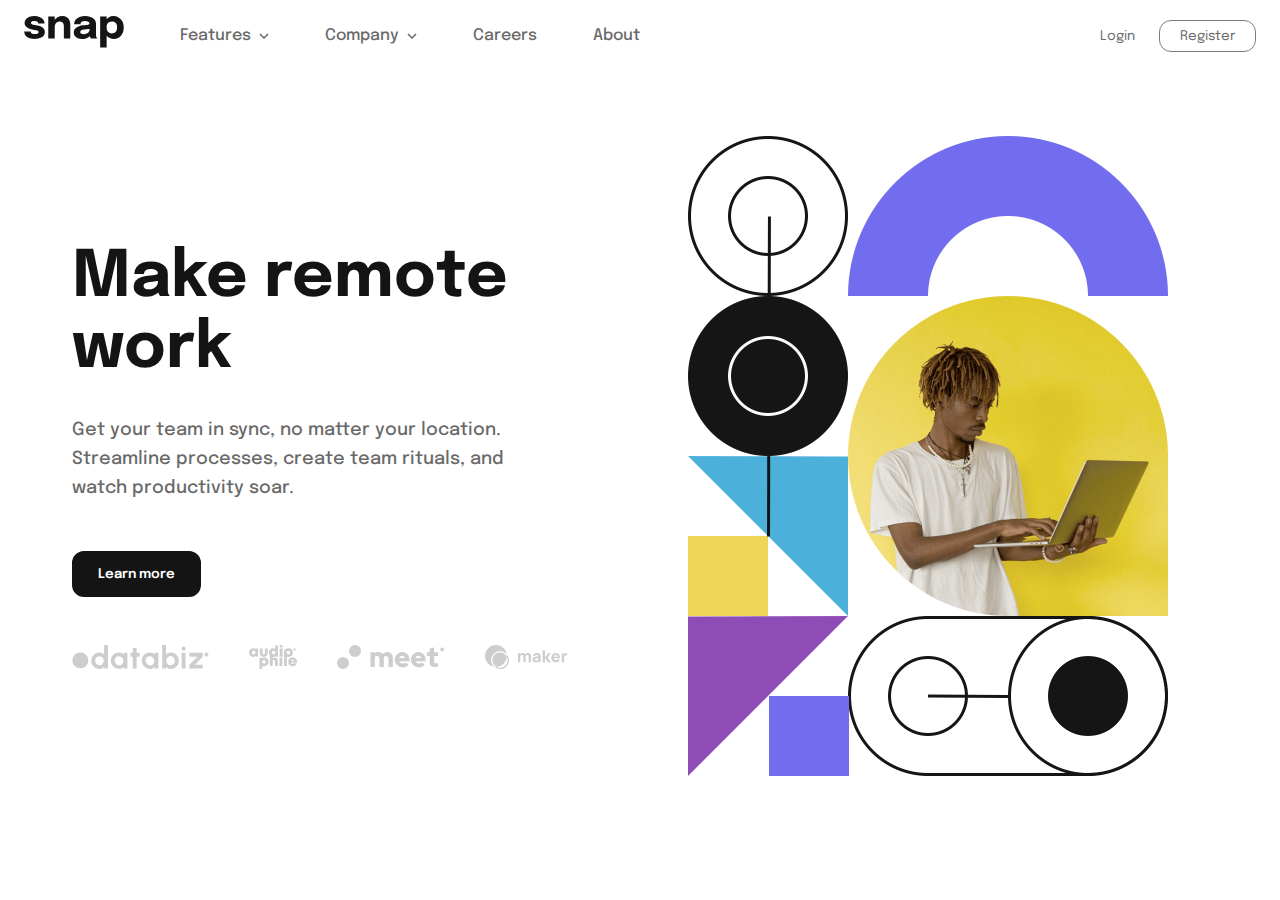
<file: index.html>
<!DOCTYPE html>
<html lang="en">

<head>
  <meta charset="UTF-8" />
  <meta name="viewport" content="width=device-width, initial-scale=1.0" />
  <title>Snap - Make Remote Work</title>
  <link rel="icon" type="image/png" sizes="32x32" href="./images/favicon-32x32.png">
  <link rel="preconnect" href="https://fonts.googleapis.com" />
  <link rel="preconnect" href="https://fonts.gstatic.com" crossorigin />
  <link
    href="https://fonts.googleapis.com/css2?family=Epilogue:ital,wght@0,100..900;1,100..900&family=Montserrat:wght@100&display=swap"
    rel="stylesheet" />
  <link rel="stylesheet" href="styles.css" />
</head>

<body>
  <!-- Navbar -->
  <div class="full-nav">
    <div class="navbar-img">
      <a href="#">
        <img src="images/logo.svg" alt="logo">
      </a>
      <a href="#" class="menu-show">
        <img src="images/icon-menu.svg" alt="menu">
      </a>
    </div>
    <nav class="navbar">
      <ul class="menu-item">
        <li>
          <div class="dropdown">
            <a href="#" class="dropdown-link" onclick="featuresList()">
              Features
              <img src="images/icon-arrow-down.svg" alt="arrow" class="down-icon">
            </a>
            <div class="dropdown-menu" id="myDropdown0">
              <a href="#">
                <img src="images/icon-todo.svg" alt="icon-todo">
                Todo List
              </a>
              <a href="#">
                <img src="images/icon-calendar.svg" alt="icon-calendar">
                Calendar
              </a>
              <a href="#">
                <img src="images/icon-reminders.svg" alt="icon-reminders">
                Reminders
              </a>
              <a href="#">
                <img src="images/icon-planning.svg" alt="icon-planning">
                Planning
              </a>
            </div>
          </div>
        </li>
        <li>
          <div class="dropdown">
            <a href="#" class="dropdown-link" onclick="companyData()">
              Company
              <img src="images/icon-arrow-down.svg" alt="arrow" class="down-icon2">
            </a>
            <div class="dropdown-menu1" id="myDropdown1">
              <a href="#">History</a>
              <a href="#">Our Team</a>
              <a href="#">Blog</a>
            </div>
          </div>
        </li>
        <li>
          <a href="#">Careers</a>
        </li>
        <li>
          <a href="#">About</a>
        </li>
      </ul>
    </nav>
    <div class="nav-btn">
      <button>Login</button>
      <button class="navb-btn">Register</button>
    </div>
  </div>

  <!-- Sidebar -->
  <div class="sidebar-overlay" id="sidebarOverlay">
    <nav class="nav-bar">
      <ul class="sidebar" id="sidebar">
        <li class="menu-close">
          <img height="20px" width="20px" src="images/icon-close-menu.svg" alt="close">
        </li>
        <li>
          <div class="dropdown">
            <a href="#" class="dropdown-link" onclick="mobileFeaturesList()">
              Features
              <img src="images/icon-arrow-down.svg" alt="arrow" class="down-icon-mobile">
            </a>
            <div class="dropdown-menu-mobile" id="myDropdownMobile0">
              <a href="#">
                <img src="images/icon-todo.svg" alt="icon-todo">
                Todo List
              </a>
              <a href="#">
                <img src="images/icon-calendar.svg" alt="icon-calendar">
                Calendar
              </a>
              <a href="#">
                <img src="images/icon-reminders.svg" alt="icon-reminders">
                Reminders
              </a>
              <a href="#">
                <img src="images/icon-planning.svg" alt="icon-planning">
                Planning
              </a>
            </div>
          </div>
        </li>
        <li>
          <div class="dropdown">
            <a href="#" class="dropdown-link" onclick="mobileCompanyData()">
              Company
              <img src="images/icon-arrow-down.svg" alt="arrow" class="down-icon2-mobile">
            </a>
            <div class="dropdown-menu1-mobile" id="myDropdownMobile1">
              <a href="#">History</a>
              <a href="#">Our Team</a>
              <a href="#">Blog</a>
            </div>
          </div>
        </li>
        <li>
          <a href="#">Careers</a>
        </li>
        <li>
          <a href="#">About</a>
        </li>
        <div class="nav-bttn">
          <div class="navsbtn">
            <button>Login</button>
            <button class="navb-btn">Register</button>
          </div>
        </div>
      </ul>
    </nav>
  </div>

  <!-- Main Section -->
  <div class="section">
    <div class="sub-section">
      <h1>Make remote work</h1>
      <p>
        Get your team in sync, no matter your location. Streamline
        processes, create team rituals, and watch productivity soar.
      </p>
      <div>
        <button type="button" class="section-btn">Learn more</button>
      </div>
      <div class="section-foot">
        <img src="./images/client-databiz.svg" alt="icon-databiz" />
        <img src="./images/client-audiophile.svg" alt="icon-audiophile" />
        <img src="./images/client-meet.svg" alt="icon-meet" />
        <img src="./images/client-maker.svg" alt="icon-maker" />
      </div>
    </div>
    <div class="image">
      <img src="./images/image-hero-desktop.png" alt="image-hero-desktop" class="section-img" />
      <img src="./images/image-hero-mobile.png" alt="image-hero-mobile" class="section-img-mobile" />
    </div>
  </div>

  <script src="snap.js"></script>
</body>

</html>
</file>
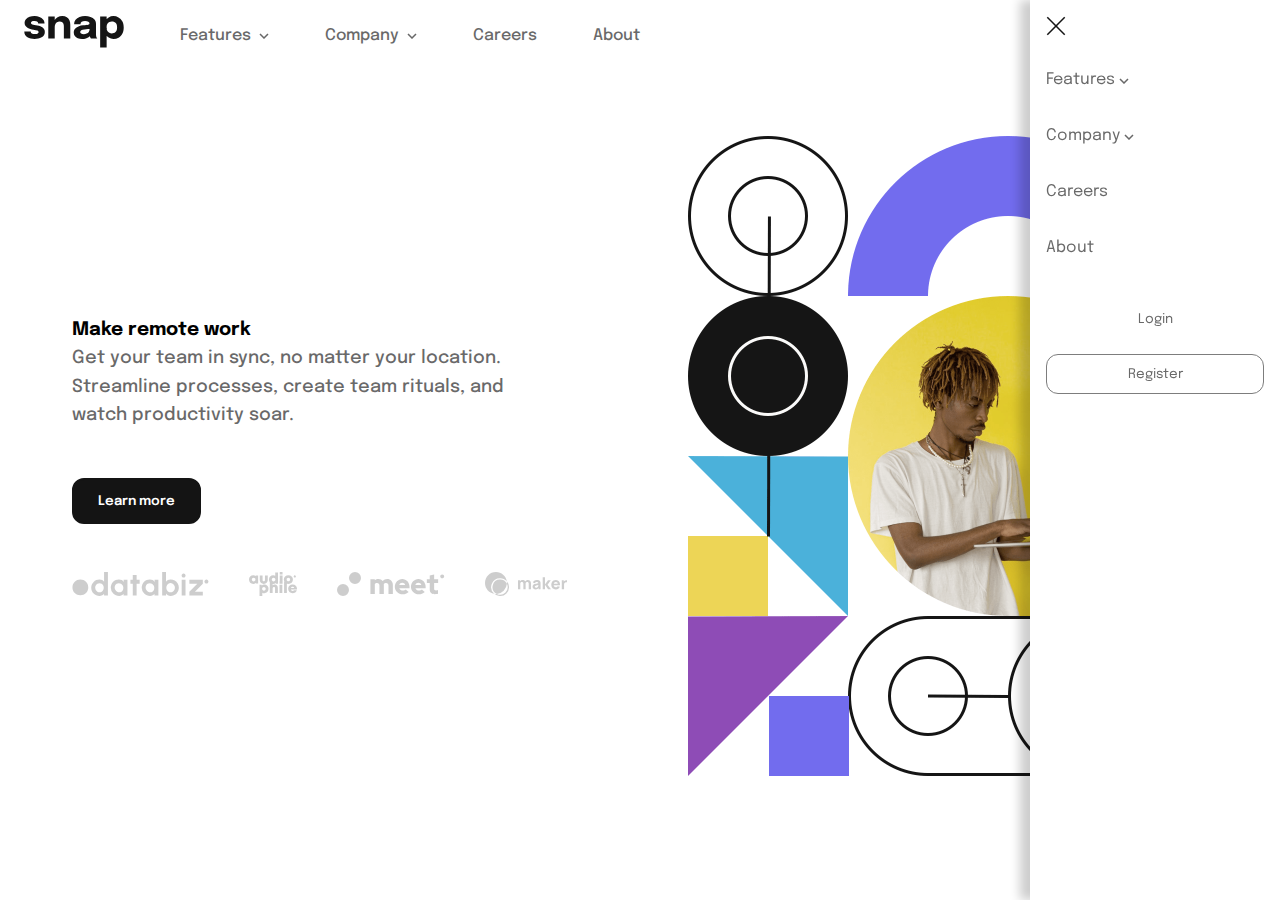
<file: snap.html>
<!DOCTYPE html>
<html lang="en">
  <head>
    <meta charset="UTF-8" />
    <meta name="viewport" content="width=device-width, initial-scale=1.0" />
    <title>Document</title>
    <link rel="icon" type="image/png" sizes="32x32" href="./images/favicon-32x32.png">
    <link rel="preconnect" href="https://fonts.googleapis.com" />
    <link rel="preconnect" href="https://fonts.gstatic.com" crossorigin />
    <link
      href="https://fonts.googleapis.com/css2?family=Epilogue:ital,wght@0,100..900;1,100..900&family=Montserrat:wght@100&display=swap"
      rel="stylesheet"
    />
    <link rel="stylesheet" href="snap.css"/>
  </head>
  <body>
    <!-- Navbar -->
    <div class="full-nav">
      <div class="navbar-img">
        <a href="#">
          <img src="images/logo.svg" alt="logo">
        </a>
        <a href="#" class="menu-show">
          <img src="images/icon-menu.svg" alt="logos">
        </a>
      </div>
      <nav class="navbar">
        <ul class="menu-item">
          <li>
            <div class="dropdown">
              <a href="#" class="dropdown-link" onclick="featuresList()">Features <img src="images/icon-arrow-down.svg"
                  alt="" class="down-icon"></a>
              <div class="dropdown-menu" id="myDropdown0">
                <a href="#">
                  <img src="images/icon-todo.svg" alt="icon-todo">
                  Todo List
                </a>
                <a href="#">
                  <img src="images/icon-calendar.svg" alt="icon-calendar">
                  Calander
                </a>
                <a href="#">
                  <img src="images/icon-reminders.svg" alt="icon-reminders">
                  Reminders
                </a>
                <a href="#">
                  <img src="images/icon-planning.svg" alt="icon-planning">
                  Planning
                </a>
              </div>
            </div>
          </li>
          <li>
            <div class="dropdown">
              <a href="#" class="dropdown-link" onclick="companyData()">Company <img src="images/icon-arrow-down.svg" alt=""
                  class="down-icon2"></a>
              <div class="dropdown-menu1" id="myDropdown1">
                <a href="#">History</a>
                <a href="#">Our Team</a>
                <a href="#">Blog</a>
              </div>
            </div>
          </li>
          <li>
            <a href="#">Careers</a>
          </li>
          <li>
            <a href="#">About</a>
          </li>
        </ul>
      </nav>
      <div class="nav-btn">
        <button>Login</button>
        <button class="navb-btn">Register</button>
      </div>
    </div>
        
    <!-- sidebar -->
    
    <div>
      <nav class="nav-bar">
        <ul class="sidebar">
          <li class="menu-close"><img height="20px" width="20px" src="images/icon-close-menu.svg" alt=""></li>
          <li>
            <div class="dropdown">
              <a href="#" class="dropdown-link" onclick="featuresList()">Features <img src="images/icon-arrow-down.svg"
                  alt="" class="down-icon"></a>
              <div class="dropdown-menu" id="myDropdown0">
                <a href="#">
                  <img src="images/icon-todo.svg" alt="icon-todo">
                  Todo List
                </a>
                <a href="#">
                  <img src="images/icon-calendar.svg" alt="icon-calendar">
                  Calander
                </a>
                <a href="#">
                  <img src="images/icon-reminders.svg" alt="icon-reminders">
                  Reminders
                </a>
                <a href="#">
                  <img src="images/icon-planning.svg" alt="icon-planning">
                  Planning
                </a>
              </div>
            </div>
          </li>
          <li>
            <div class="dropdown">
              <a href="#" class="dropdown-link" onclick="companyData()">Company <img src="images/icon-arrow-down.svg" alt=""
                  class="down-icon2"></a>
              <div class="dropdown-menu1" id="myDropdown1">
                <a href="#">History</a>
                <a href="#">Our Team</a>
                <a href="#">Blog</a>
              </div>
            </div>
          </li>
          <li>
            <a href="#">Careers</a>
          </li>
          <li>
            <a href="#">About</a>
          </li>
          <div class="nav-bttn">
            <div class="navsbtn">
              <button>Login</button>
              <button class="navb-btn">Register</button>
            </div>
    
          </div>
        </ul>
    
      </nav>
    
    </div>
            
        
      <!-- Mid section -->
      <div class="section">
        <div class="sub-section">
          <h3>Make remote work</h3>
          <p>
            Get your team in sync, no matter your location. Streamline
            processes, create team rituals, and watch productivity soar.
          </p>
          <div>
            <button type="button" class="section-btn">Learn more</button>
          </div>
          <div class="section-foot">
            <img src="./images/client-databiz.svg" alt="icon-databiz" />
            <img src="./images/client-audiophile.svg" alt="icon-audiophile" />
            <img src="./images/client-meet.svg" alt="icon-meet" />
            <img src="./images/client-maker.svg" alt="icon-maker" />
          </div>
        </div>
        <div class="image">
          <img src="./images/image-hero-desktop.png" alt="image-hero-desktop" class="section-img"/>
          <img src="./images/image-hero-mobile.png" alt="image-hero-mobie" class="section-img-mobile"/>
        </div>
      </div>

    <script src="snap.js"></script>
  </body>
</html>
</file>
<file: styles.css>
*,
*::before,
*::after {
    box-sizing: border-box;
    margin: 0;
    padding: 0;
}

body {
    line-height: 1.5;
    font-family: 'Epilogue', sans-serif;
    max-width: 100%;
    overflow-x: hidden;
}

/* Base styles for all screens */
.full-nav {
    display: flex;
    align-items: center;
    justify-content: space-between;
    padding: 1rem 1.5rem;
    position: relative;
}

.navbar-img {
    display: flex;
    align-items: center;
    justify-content: space-between;
    width: 100%;
}

.navbar-img img {
    height: 2rem;
    width: auto;
}

.menu-show {
    display: block;
    cursor: pointer;
}

.navbar {
    display: none;
}

.nav-btn {
    display: none;
}

/* Sidebar styles */
.sidebar-overlay {
    display: none;
    position: fixed;
    top: 0;
    left: 0;
    width: 100%;
    height: 100%;
    background-color: rgba(0, 0, 0, 0.5);
    z-index: 999;
}

.sidebar {
    position: fixed;
    top: 0;
    right: 0;
    height: 100vh;
    width: 250px;
    background-color: white;
    box-shadow: -10px 0 10px rgba(0, 0, 0, 0.2);
    flex-direction: column;
    padding: 1rem;
    align-items: flex-start;
    justify-content: flex-start;
    list-style: none;
    overflow-y: auto;
}

.menu-close {
    align-self: flex-end;
    margin-bottom: 2rem;
    cursor: pointer;
}

.sidebar li {
    width: 100%;
    margin-bottom: 1rem;
}

.sidebar a {
    display: block;
    text-decoration: none;
    color: hsl(0, 0%, 41%);
    padding: 0.5rem 0;
    transition: color 0.3s ease;
}

.sidebar a:hover {
    color: hsl(0, 0%, 8%);
}

.dropdown-menu-mobile,
.dropdown-menu1-mobile {
    display: none;
    margin-left: 1rem;
    margin-top: 0.5rem;
}

.dropdown-menu-mobile.show,
.dropdown-menu1-mobile.show {
    display: block;
}

.dropdown-menu-mobile a,
.dropdown-menu1-mobile a {
    display: flex;
    align-items: center;
    padding: 0.5rem 0;
    font-size: 0.9rem;
}

.dropdown-menu-mobile img {
    margin-right: 0.75rem;
    width: 1rem;
    height: 1rem;
}

.navsbtn {
    display: flex;
    flex-direction: column;
    gap: 1rem;
    width: 100%;
    margin-top: 2rem;
}

.navsbtn button {
    width: 100%;
    padding: 0.75rem;
    text-align: center;
}

/* Main section styles */
.section {
    display: flex;
    flex-direction: column;
    align-items: center;
    padding: 2rem 1.5rem;
    max-width: 1200px;
    margin: 0 auto;
}

.image {
    order: -1;
    width: 100%;
    text-align: center;
    margin-bottom: 2rem;
}

.section-img {
    display: none;
}

.section-img-mobile {
    display: block;
    width: 100%;
    max-width: 320px;
    height: auto;
}

.sub-section {
    text-align: center;
    width: 100%;
}

.sub-section h1 {
    font-size: 2rem;
    font-weight: 700;
    margin-bottom: 1rem;
    line-height: 1.2;
    color: hsl(0, 0%, 8%);
}

.sub-section p {
    color: hsl(0, 0%, 41%);
    font-weight: 500;
    margin-bottom: 2rem;
    line-height: 1.6;
}

.section-btn {
    background-color: hsl(0, 0%, 8%);
    color: white;
    border: 2px solid hsl(0, 0%, 8%);
    border-radius: 0.75rem;
    padding: 0.875rem 1.5rem;
    font-weight: 600;
    cursor: pointer;
    transition: all 0.3s ease;
    margin-bottom: 3rem;
}

.section-btn:hover {
    background-color: white;
    color: hsl(0, 0%, 8%);
}

.section-foot {
    display: flex;
    flex-wrap: wrap;
    justify-content: center;
    align-items: center;
    gap: 1.5rem;
}

.section-foot img {
    height: 1rem;
    width: auto;
    opacity: 0.6;
}

/* Button styles */
button {
    background: none;
    border: none;
    cursor: pointer;
    color: hsl(0, 0%, 41%);
    font-family: inherit;
    transition: color 0.3s ease;
}

button:hover {
    color: hsl(0, 0%, 8%);
}

.navb-btn {
    border: 1.5px solid hsl(0, 0%, 49%);
    border-radius: 0.75rem;
    padding: 0.5rem 1.25rem;
    transition: border-color 0.3s ease;
}

.navb-btn:hover {
    border-color: hsl(0, 0%, 8%);
}

/* Dropdown styles */
.dropdown {
    position: relative;
}

.dropdown-link {
    display: flex;
    align-items: center;
    gap: 0.5rem;
}

.dropdown-menu,
.dropdown-menu1 {
    display: none;
    position: absolute;
    top: 100%;
    left: 0;
    background-color: white;
    box-shadow: 0 8px 16px 0 rgba(0, 0, 0, 0.15);
    border-radius: 0.75rem;
    padding: 1rem;
    z-index: 100;
    min-width: 160px;
}

.dropdown-menu.show,
.dropdown-menu1.show {
    display: block;
}

.dropdown-menu a,
.dropdown-menu1 a {
    display: flex;
    align-items: center;
    padding: 0.5rem 0;
    text-decoration: none;
    color: hsl(0, 0%, 41%);
    transition: color 0.3s ease;
}

.dropdown-menu a:hover,
.dropdown-menu1 a:hover {
    color: hsl(0, 0%, 8%);
}

.dropdown-menu img {
    margin-right: 0.75rem;
    width: 1rem;
    height: 1rem;
}

/* Mobile styles - Enhanced */
@media screen and (max-width: 767px) {
    .section {
        display: flex;
        flex-direction: column;
        align-items: center;
        padding: 2rem 1.5rem;
        max-width: 100%;
        margin: 0 auto;
    }

    .image {
        order: -1;
        width: 100%;
        display: flex;
        justify-content: center;
        align-items: center;
        margin-bottom: 2rem;
    }

    .section-img {
        display: none;
    }

    .section-img-mobile {
        display: block;
        width: 100%;
        max-width: 320px;
        height: auto;
        margin: 0 auto;
    }

    .sub-section {
        text-align: center;
        width: 100%;
        max-width: 400px;
    }

    .sub-section h1 {
        font-size: 2rem;
        font-weight: 700;
        margin-bottom: 1rem;
        line-height: 1.2;
        color: hsl(0, 0%, 8%);
    }

    .sub-section p {
        color: hsl(0, 0%, 41%);
        font-weight: 500;
        margin-bottom: 2rem;
        line-height: 1.6;
    }

    .section-btn {
        background-color: hsl(0, 0%, 8%);
        color: white;
        border: 2px solid hsl(0, 0%, 8%);
        border-radius: 0.75rem;
        padding: 0.875rem 1.5rem;
        font-weight: 600;
        cursor: pointer;
        transition: all 0.3s ease;
        margin-bottom: 3rem;
    }

    .section-foot {
        display: flex;
        flex-wrap: wrap;
        justify-content: center;
        align-items: center;
        gap: 1.5rem;
        width: 100%;
    }

    .section-foot img {
        height: 1rem;
        width: auto;
        opacity: 0.6;
    }
}

/* Tablet styles - New comprehensive tablet support */
@media screen and (min-width: 768px) and (max-width: 1023px) {
    .full-nav {
        padding: 1.5rem 2rem;
    }

    /* Keep mobile navigation for tablets */
    .navbar-img {
        width: 100%;
        justify-content: space-between;
    }

    .menu-show {
        display: block;
    }

    .navbar {
        display: none;
    }

    .nav-btn {
        display: none;
    }

    /* Tablet sidebar adjustments */
    .sidebar {
        width: 280px;
    }

    /* Tablet main section */
    .section {
        display: flex;
        flex-direction: column;
        align-items: center;
        padding: 3rem 2rem;
        max-width: 100%;
        margin: 0 auto;
    }

    .image {
        order: -1;
        width: 100%;
        display: flex;
        justify-content: center;
        margin-bottom: 3rem;
    }

    .section-img {
        display: none;
    }

    .section-img-mobile {
        display: block;
        width: 100%;
        max-width: 450px;
        height: auto;
    }

    .sub-section {
        text-align: center;
        width: 100%;
        max-width: 600px;
    }

    .sub-section h1 {
        font-size: 3rem;
        font-weight: 700;
        margin-bottom: 1.5rem;
        line-height: 1.1;
        color: hsl(0, 0%, 8%);
    }

    .sub-section p {
        color: hsl(0, 0%, 41%);
        font-weight: 500;
        font-size: 1.1rem;
        margin-bottom: 2.5rem;
        line-height: 1.6;
        max-width: 500px;
        margin-left: auto;
        margin-right: auto;
        margin-bottom: 2.5rem;
    }

    .section-btn {
        background-color: hsl(0, 0%, 8%);
        color: white;
        border: 2px solid hsl(0, 0%, 8%);
        border-radius: 0.75rem;
        padding: 1rem 2rem;
        font-weight: 600;
        cursor: pointer;
        transition: all 0.3s ease;
        margin-bottom: 3.5rem;
        font-size: 1rem;
    }

    .section-foot {
        display: flex;
        flex-wrap: wrap;
        justify-content: center;
        align-items: center;
        gap: 2.5rem;
        width: 100%;
    }

    .section-foot img {
        height: 1.5rem;
        width: auto;
        opacity: 0.6;
    }
}

/* Desktop styles - Updated */
@media screen and (min-width: 1024px) {
    .navbar-img {
        width: auto;
    }

    .menu-show {
        display: none;
    }

    .navbar {
        display: flex;
        flex: 1;
        align-items: center;
        margin-left: 3rem;
    }

    .menu-item {
        display: flex;
        align-items: center;
        list-style: none;
        gap: 2.5rem;
        font-weight: 500;
    }

    .menu-item a {
        text-decoration: none;
        color: hsl(0, 0%, 41%);
        padding: 0.5rem;
        transition: color 0.3s ease;
    }

    .menu-item a:hover {
        color: hsl(0, 0%, 8%);
    }

    .nav-btn {
        display: flex;
        gap: 1.5rem;
        align-items: center;
    }

    .sidebar-overlay {
        display: none !important;
    }

    .section {
        flex-direction: row;
        align-items: center;
        gap: 4rem;
        padding: 4rem 2rem;
        max-width: 1200px;
    }

    .image {
        order: 1;
        flex: 1;
        margin-bottom: 0;
        display: block;
    }

    .section-img {
        display: block;
        width: 100%;
        max-width: 480px;
        height: auto;
    }

    .section-img-mobile {
        display: none;
    }

    .sub-section {
        flex: 1;
        text-align: left;
        padding-right: 2rem;
    }

    .sub-section h1 {
        font-size: 4rem;
        margin-bottom: 2rem;
        line-height: 1.1;
    }

    .sub-section p {
        font-size: 1.125rem;
        margin-bottom: 3rem;
        max-width: 28rem;
    }

    .section-foot {
        justify-content: flex-start;
        gap: 2.5rem;
    }

    .section-foot img {
        height: 1.5rem;
    }

    .dropdown-menu {
        left: 0;
    }

    .dropdown-menu1 {
        left: 0;
    }
}

/* Large desktop styles */
@media screen and (min-width: 1440px) {
    .full-nav {
        padding: 2rem 4rem;
    }

    .section {
        padding: 6rem 4rem;
        gap: 6rem;
    }

    .sub-section h1 {
        font-size: 5rem;
    }

    .sub-section {
        padding-right: 4rem;
    }
}
</file>
<file: snap.css>
*,
*::before,
*::after {
    box-sizing: border-box;
    margin: 0;
    padding: 0;
}

body {
    line-height: 1.5;
    font-family: 'Epilogue', sans-serif;
    max-width: 100%;
    overflow-x: hidden;
}

/* Base styles for all screens */
.full-nav {
    display: flex;
    align-items: center;
    justify-content: space-between;
    padding: 1rem 1.5rem;
    position: relative;
}

.navbar-img {
    display: flex;
    align-items: center;
    justify-content: space-between;
    width: 100%;
}

.navbar-img img {
    height: 2rem;
    width: auto;
}

.menu-show {
    display: block;
    cursor: pointer;
}

.navbar {
    display: none;
}

.nav-btn {
    display: none;
}

/* Sidebar styles */
.sidebar-overlay {
    display: none;
    position: fixed;
    top: 0;
    left: 0;
    width: 100%;
    height: 100%;
    background-color: rgba(0, 0, 0, 0.5);
    z-index: 999;
}

.sidebar {
    position: fixed;
    top: 0;
    right: 0;
    height: 100vh;
    width: 250px;
    background-color: white;
    box-shadow: -10px 0 10px rgba(0, 0, 0, 0.2);
    flex-direction: column;
    padding: 1rem;
    align-items: flex-start;
    justify-content: flex-start;
    list-style: none;
    overflow-y: auto;
}

.menu-close {
    align-self: flex-end;
    margin-bottom: 2rem;
    cursor: pointer;
}

.sidebar li {
    width: 100%;
    margin-bottom: 1rem;
}

.sidebar a {
    display: block;
    text-decoration: none;
    color: hsl(0, 0%, 41%);
    padding: 0.5rem 0;
    transition: color 0.3s ease;
}

.sidebar a:hover {
    color: hsl(0, 0%, 8%);
}

.dropdown-menu-mobile,
.dropdown-menu1-mobile {
    display: none;
    margin-left: 1rem;
    margin-top: 0.5rem;
}

.dropdown-menu-mobile.show,
.dropdown-menu1-mobile.show {
    display: block;
}

.dropdown-menu-mobile a,
.dropdown-menu1-mobile a {
    display: flex;
    align-items: center;
    padding: 0.5rem 0;
    font-size: 0.9rem;
}

.dropdown-menu-mobile img {
    margin-right: 0.75rem;
    width: 1rem;
    height: 1rem;
}

.navsbtn {
    display: flex;
    flex-direction: column;
    gap: 1rem;
    width: 100%;
    margin-top: 2rem;
}

.navsbtn button {
    width: 100%;
    padding: 0.75rem;
    text-align: center;
}

/* Main section styles */
.section {
    display: flex;
    flex-direction: column;
    align-items: center;
    padding: 2rem 1.5rem;
    max-width: 1200px;
    margin: 0 auto;
}

.image {
    order: -1;
    width: 100%;
    text-align: center;
    margin-bottom: 2rem;
}

.section-img {
    display: none;
}

.section-img-mobile {
    display: block;
    width: 100%;
    max-width: 320px;
    height: auto;
}

.sub-section {
    text-align: center;
    width: 100%;
}

.sub-section h1 {
    font-size: 2rem;
    font-weight: 700;
    margin-bottom: 1rem;
    line-height: 1.2;
    color: hsl(0, 0%, 8%);
}

.sub-section p {
    color: hsl(0, 0%, 41%);
    font-weight: 500;
    margin-bottom: 2rem;
    line-height: 1.6;
}

.section-btn {
    background-color: hsl(0, 0%, 8%);
    color: white;
    border: 2px solid hsl(0, 0%, 8%);
    border-radius: 0.75rem;
    padding: 0.875rem 1.5rem;
    font-weight: 600;
    cursor: pointer;
    transition: all 0.3s ease;
    margin-bottom: 3rem;
}

.section-btn:hover {
    background-color: white;
    color: hsl(0, 0%, 8%);
}

.section-foot {
    display: flex;
    flex-wrap: wrap;
    justify-content: center;
    align-items: center;
    gap: 1.5rem;
}

.section-foot img {
    height: 1rem;
    width: auto;
    opacity: 0.6;
}

/* Button styles */
button {
    background: none;
    border: none;
    cursor: pointer;
    color: hsl(0, 0%, 41%);
    font-family: inherit;
    transition: color 0.3s ease;
}

button:hover {
    color: hsl(0, 0%, 8%);
}

.navb-btn {
    border: 1.5px solid hsl(0, 0%, 49%);
    border-radius: 0.75rem;
    padding: 0.5rem 1.25rem;
    transition: border-color 0.3s ease;
}

.navb-btn:hover {
    border-color: hsl(0, 0%, 8%);
}

/* Dropdown styles */
.dropdown {
    position: relative;
}

.dropdown-link {
    display: flex;
    align-items: center;
    gap: 0.5rem;
}

.dropdown-menu,
.dropdown-menu1 {
    display: none;
    position: absolute;
    top: 100%;
    left: 0;
    background-color: white;
    box-shadow: 0 8px 16px 0 rgba(0, 0, 0, 0.15);
    border-radius: 0.75rem;
    padding: 1rem;
    z-index: 100;
    min-width: 160px;
}

.dropdown-menu.show,
.dropdown-menu1.show {
    display: block;
}

.dropdown-menu a,
.dropdown-menu1 a {
    display: flex;
    align-items: center;
    padding: 0.5rem 0;
    text-decoration: none;
    color: hsl(0, 0%, 41%);
    transition: color 0.3s ease;
}

.dropdown-menu a:hover,
.dropdown-menu1 a:hover {
    color: hsl(0, 0%, 8%);
}

.dropdown-menu img {
    margin-right: 0.75rem;
    width: 1rem;
    height: 1rem;
}

/* Mobile styles - Enhanced */
@media screen and (max-width: 767px) {
    .section {
        display: flex;
        flex-direction: column;
        align-items: center;
        padding: 2rem 1.5rem;
        max-width: 100%;
        margin: 0 auto;
    }

    .image {
        order: -1;
        width: 100%;
        display: flex;
        justify-content: center;
        align-items: center;
        margin-bottom: 2rem;
    }

    .section-img {
        display: none;
    }

    .section-img-mobile {
        display: block;
        width: 100%;
        max-width: 320px;
        height: auto;
        margin: 0 auto;
    }

    .sub-section {
        text-align: center;
        width: 100%;
        max-width: 400px;
    }

    .sub-section h1 {
        font-size: 2rem;
        font-weight: 700;
        margin-bottom: 1rem;
        line-height: 1.2;
        color: hsl(0, 0%, 8%);
    }

    .sub-section p {
        color: hsl(0, 0%, 41%);
        font-weight: 500;
        margin-bottom: 2rem;
        line-height: 1.6;
    }

    .section-btn {
        background-color: hsl(0, 0%, 8%);
        color: white;
        border: 2px solid hsl(0, 0%, 8%);
        border-radius: 0.75rem;
        padding: 0.875rem 1.5rem;
        font-weight: 600;
        cursor: pointer;
        transition: all 0.3s ease;
        margin-bottom: 3rem;
    }

    .section-foot {
        display: flex;
        flex-wrap: wrap;
        justify-content: center;
        align-items: center;
        gap: 1.5rem;
        width: 100%;
    }

    .section-foot img {
        height: 1rem;
        width: auto;
        opacity: 0.6;
    }
}

/* Tablet styles - New comprehensive tablet support */
@media screen and (min-width: 768px) and (max-width: 1023px) {
    .full-nav {
        padding: 1.5rem 2rem;
    }

    /* Keep mobile navigation for tablets */
    .navbar-img {
        width: 100%;
        justify-content: space-between;
    }

    .menu-show {
        display: block;
    }

    .navbar {
        display: none;
    }

    .nav-btn {
        display: none;
    }

    /* Tablet sidebar adjustments */
    .sidebar {
        width: 280px;
    }

    /* Tablet main section */
    .section {
        display: flex;
        flex-direction: column;
        align-items: center;
        padding: 3rem 2rem;
        max-width: 100%;
        margin: 0 auto;
    }

    .image {
        order: -1;
        width: 100%;
        display: flex;
        justify-content: center;
        margin-bottom: 3rem;
    }

    .section-img {
        display: none;
    }

    .section-img-mobile {
        display: block;
        width: 100%;
        max-width: 450px;
        height: auto;
    }

    .sub-section {
        text-align: center;
        width: 100%;
        max-width: 600px;
    }

    .sub-section h1 {
        font-size: 3rem;
        font-weight: 700;
        margin-bottom: 1.5rem;
        line-height: 1.1;
        color: hsl(0, 0%, 8%);
    }

    .sub-section p {
        color: hsl(0, 0%, 41%);
        font-weight: 500;
        font-size: 1.1rem;
        margin-bottom: 2.5rem;
        line-height: 1.6;
        max-width: 500px;
        margin-left: auto;
        margin-right: auto;
        margin-bottom: 2.5rem;
    }

    .section-btn {
        background-color: hsl(0, 0%, 8%);
        color: white;
        border: 2px solid hsl(0, 0%, 8%);
        border-radius: 0.75rem;
        padding: 1rem 2rem;
        font-weight: 600;
        cursor: pointer;
        transition: all 0.3s ease;
        margin-bottom: 3.5rem;
        font-size: 1rem;
    }

    .section-foot {
        display: flex;
        flex-wrap: wrap;
        justify-content: center;
        align-items: center;
        gap: 2.5rem;
        width: 100%;
    }

    .section-foot img {
        height: 1.5rem;
        width: auto;
        opacity: 0.6;
    }
}

/* Desktop styles - Updated */
@media screen and (min-width: 1024px) {
    .navbar-img {
        width: auto;
    }

    .menu-show {
        display: none;
    }

    .navbar {
        display: flex;
        flex: 1;
        align-items: center;
        margin-left: 3rem;
    }

    .menu-item {
        display: flex;
        align-items: center;
        list-style: none;
        gap: 2.5rem;
        font-weight: 500;
    }

    .menu-item a {
        text-decoration: none;
        color: hsl(0, 0%, 41%);
        padding: 0.5rem;
        transition: color 0.3s ease;
    }

    .menu-item a:hover {
        color: hsl(0, 0%, 8%);
    }

    .nav-btn {
        display: flex;
        gap: 1.5rem;
        align-items: center;
    }

    .sidebar-overlay {
        display: none !important;
    }

    .section {
        flex-direction: row;
        align-items: center;
        gap: 4rem;
        padding: 4rem 2rem;
        max-width: 1200px;
    }

    .image {
        order: 1;
        flex: 1;
        margin-bottom: 0;
        display: block;
    }

    .section-img {
        display: block;
        width: 100%;
        max-width: 480px;
        height: auto;
    }

    .section-img-mobile {
        display: none;
    }

    .sub-section {
        flex: 1;
        text-align: left;
        padding-right: 2rem;
    }

    .sub-section h1 {
        font-size: 4rem;
        margin-bottom: 2rem;
        line-height: 1.1;
    }

    .sub-section p {
        font-size: 1.125rem;
        margin-bottom: 3rem;
        max-width: 28rem;
    }

    .section-foot {
        justify-content: flex-start;
        gap: 2.5rem;
    }

    .section-foot img {
        height: 1.5rem;
    }

    .dropdown-menu {
        left: 0;
    }

    .dropdown-menu1 {
        left: 0;
    }
}

/* Large desktop styles */
@media screen and (min-width: 1440px) {
    .full-nav {
        padding: 2rem 4rem;
    }

    .section {
        padding: 6rem 4rem;
        gap: 6rem;
    }

    .sub-section h1 {
        font-size: 5rem;
    }

    .sub-section {
        padding-right: 4rem;
    }
}
</file>
